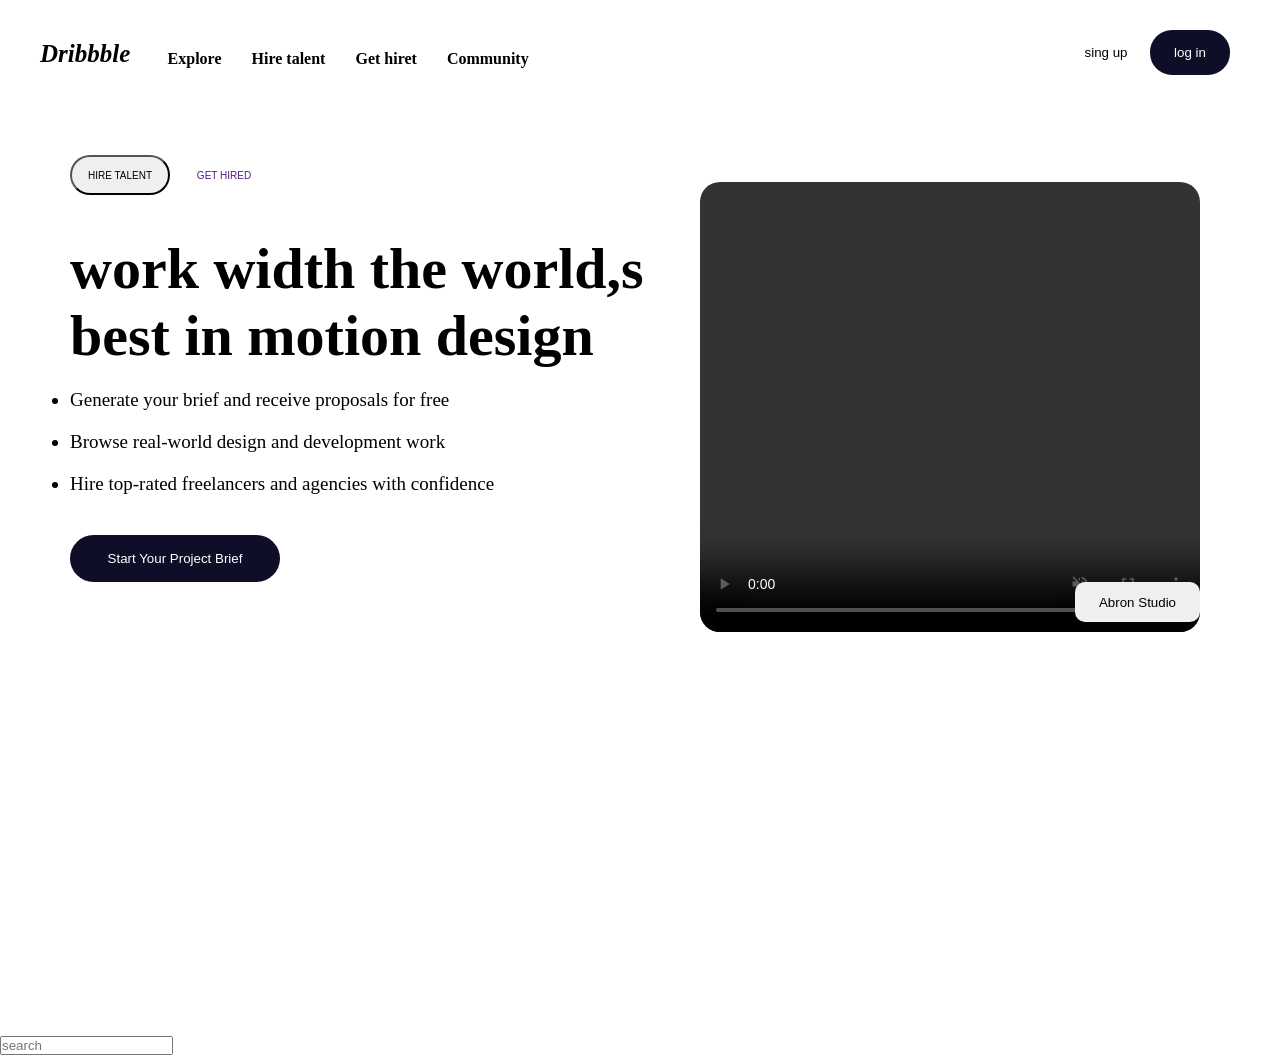
<file: index.html>
<!DOCTYPE html>
<html lang="en">

<head>
    <meta charset="UTF-8">
    <meta name="viewport" content="width=device-width, initial-scale=1.0">
    <link rel="stylesheet" href="./styles.css">
    <title>Document</title>
</head>

<body>
    <nav>
        <div class="navel-contener">
            <div class="navel-content">
                <h1 class="bin">Dribbble</h1>
            </div>
            <div class="pam">
                <div class="pom">
                    <li><a href="">Explore</a></li>
                    <li><a href="">Hire talent</a></li>
                    <li><a href="">Get hiret</a></li>
                    <li><a href="">Community</a></li>
                </div>
            </div>
            <div class="mond">
                <button class="btn1"><a>sing up</a></button>
                <button class="btn2"><a>log in</a></button>
            </div>
        </div>
    </nav>

    <section>
        <div class="rigeon">
            <div class="men">
                <button class="btn5"><a href="">HIRE TALENT</a></button>
                <button class="ban6"><a href="">GET HIRED</a></button>
            </div>
            <div class="forehead">
                <H1 class="ces">work width the world,s</H1>
                <h1 class="ces">best in motion design</h1>
                <ul class="tip">
                    <li class="knee">Generate your brief and receive proposals for free</li>
                    <li class="knee">Browse real-world design and development work</li>
                    <li class="knee">Hire top-rated freelancers and agencies with confidence</li>
                </ul>
                <button class="map"><a href="">Start Your Project Brief</button>
            </div>
    </section>
    <section>
        <div class="urt">
            <!-- <img class="temple" src="./image/photo.jpg" alt=""> -->
            <video class="temple" src="./fd.mp4" autoplay loop muted controls></video>
            <button class="resp"><a href="">Abron Studio</a></button>
        </div>
        <input class="theigh" type="What type of design are you interested in?" placeholder="search">
    </section>

</body>

</html>
</file>
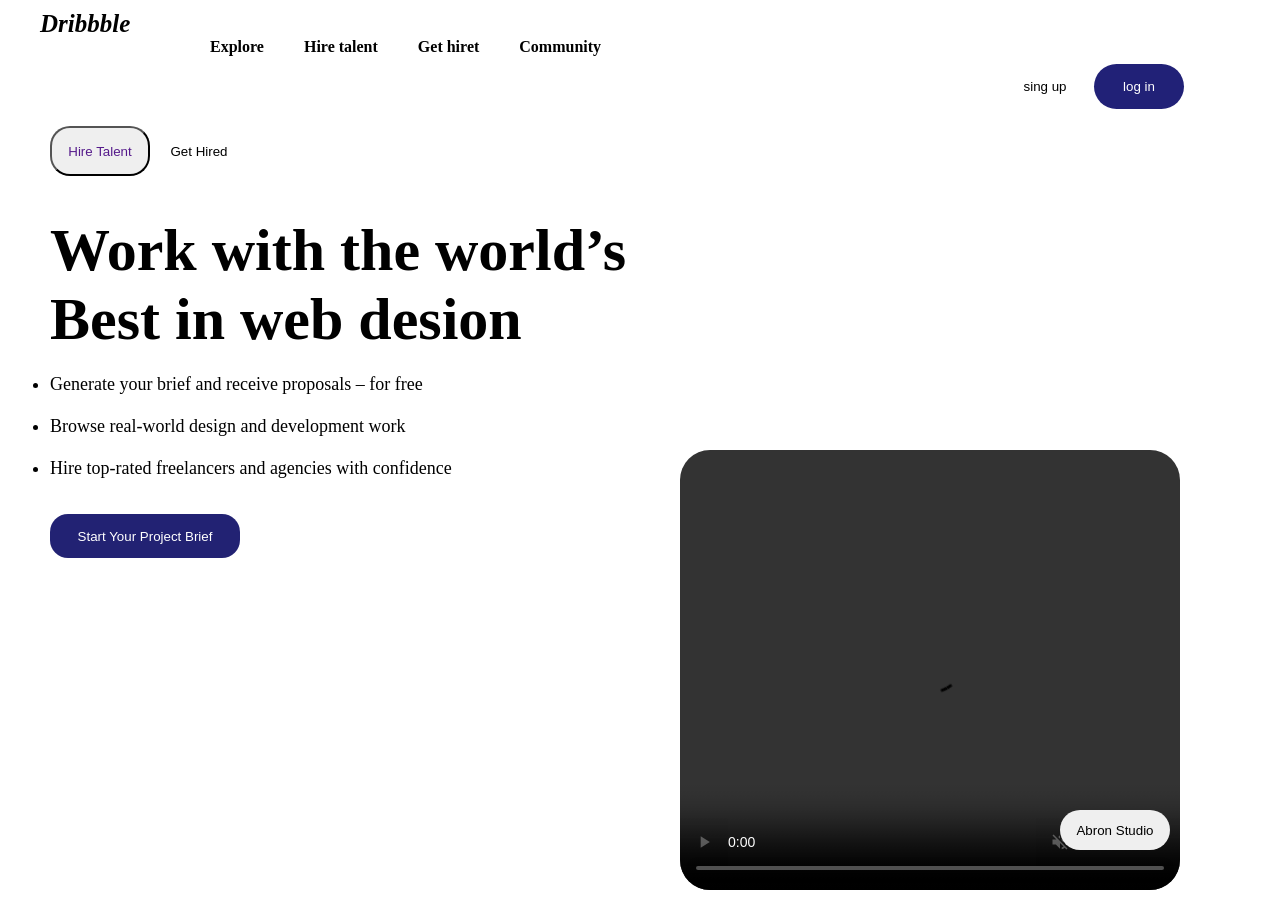
<file: index2.html>
<!DOCTYPE html>
<html lang="en">

<head>
    <meta charset="UTF-8">
    <meta name="viewport" content="width=device-width, initial-scale=1.0">
    <link rel="stylesheet" href="style.css">
    <title>Document</title>
</head>

<body>
    <nav>
        <div class="contener">
            <div class="content">
                <div class="Hiro-content">
                    <h1 class=" vin">Dribbble</h1>
                    <div class="eyelid">
                        <ul>
                            <li><a href="">Explore</a></li>
                            <li><a href="">Hire talent</a></li>
                            <li><a href="">Get hiret</a></li>
                            <li><a href="">Community</a></li>
                        </ul>
                    </div>
                    <div class="guny">
                        <button class="btn1"><a href="">sing up</a></button>
                        <button class="btn2"><a href=""> log in</a></button>
                    </div>
                </div>
            </div>
    </nav>
    <div class="haend">
        <div class="eyeslid">
            <div class="temple">
                <button class="temle1"><a href="">Hire Talent</a></button>
                <button class="temle2"><a href="">Get Hired</a></button>
                <div class="pam">
                    <h1 class="pam1">Work with the world’s</h1>
                    <h1 class="pam2">Best in web desion</h1>
                </div>
                <div class="knee">
                    <ul>
                        <li>Generate your brief and receive proposals – for free</li><br>
                        <li>Browse real-world design and development work</li><br>
                        <li>Hire top-rated freelancers and agencies with confidence</li>
                    </ul>
                </div>
                <button class="conk"><a href="">Start Your Project Brief</a></button>
                <video class=forehead1 src="./bideo3.mp4" autoplay loop muted controls></video>
                <button class="resp"><a href="">Abron Studio</a></button>




            </div>
        </div>
    </div>
</body>

</html>
</file>
<file: styles.css>
* {
    margin: 0;
    padding: 0;
    box-sizing: border-box;
}

.navel-contener {
    display: flex;
    justify-content: space-between;
    padding: 10px;
}

.navel-content {}

.bin {

    font-size: 25px;
    margin-top: 30px;
    margin-left: 30px;
    font-style: italic;
}

.pom {
    display: flex;
    gap: 30px;
    margin-top: 40px;
    list-style-type: none;

}

.pam li a {
    text-decoration: none;
    font-weight: bold;
    color: black;

}


.mond {
    margin-left: 500px;
    margin-top: 20px;
    margin-right: 40px;

}

.btn1 {
    width: 80px;
    height: 45px;
    border-radius: 22px;
    border: none;
    background-color: rgb(255, 255, 255);
    color: black;
}

.btn2 {
    width: 80px;
    height: 45px;
    border-radius: 22px;
    border: none;
    background-color: rgb(14, 14, 40);
    color: white;
}

.men {
    margin-top: 70px;
    margin-left: 70px;
}

.btn5 {
    width: 100px;
    height: 40px;
    border-radius: 20px;
    font-size: 10px;



}

.btn5 a {
    color: rgb(0, 0, 0);
    text-decoration: none;


}

.ban6 {
    width: 100px;
    height: 40px;
    border-radius: 20px;
    border: none;
    font-size: 10px;
    background-color: white;

}

.ban6 a {
    text-decoration: none;

}

.forehead {
    margin-top: 40px;
    margin-left: 70px;
}

.ces {
    font-size: 58px;
}

.knee {
    margin-top: 20px;
    font-size: 19px;
}

.tip li {
    /* list-style-type: 20; */
}

.map {
    width: 210px;
    height: 47px;
    border-radius: 27px;
    background-color: rgb(14, 14, 40);
    border: none;
    margin-top: 40px;
}

.map a {
    text-decoration: none;
    color: white;
}

.navel-content {
    display: flex;
}

.temple {
    position: relative;
    width: 500px;
    height: 450px;
    left: 700px;
    border-radius: 20px;
    bottom: 400px;
}


.resp {
    position: absolute;
    width: 125px;
    height: 40px;
    border-radius: 10px;
    border: none;
    right: 80px;

}

.resp a {
    text-decoration: none;
    color: black;
    border: none;

}

.panyi {
    text-align: center;
}


/* responsiveness mobile view */
@media(max-width:420px) {
    body {
        display: flex;
        flex-direction: column;
        max-width: 100%;
        height: 500px;
        margin: 0;
        padding: 0;
        background-color: rgb(84, 84, 126);
    }

    nav {
        width: 100%;
        height: 60px;
        padding: 0;
        background-color:white;


    }

    .navel-contener {
        display: flex;
        flex-direction: row;

    }

    .navel-content {
        display: flex;
        flex-direction: column;
        font-size: 10px;
    
    }


    .pam li {
        display: none;
    }

    .bin {
        margin-top: 24px;
        margin-right: 20px;
    }

    .mond {
        margin-left: 0px;
    }

    .btn1 {
        width: 50px;
        height: 17px;
        border-radius: 5px;
        font-size: 6px;
        margin-top: 10px;
    }

    .btn2 {
        width: 50px;
        height: 17px;
        border-radius: 5px;
        font-size: 6px;
        margin-right: 30px;
    }

    .men {
        width: 50px;
        height: 30px;
        border-radius: 20px;
        margin-left: 100px;


    }

    .btn5 {
        border-radius: 20px;
        font-size: 8px;

    }

    .ban6 a {
        font-size: 8px;
     font-size: 8px; 

    }

    .forehead {
        margin-top: 90px;
        margin-left: 50px;
    }

    .tip {
        font-size: 20px;
    }

    .ces {
        font-size: 20px;
    }

    .map {
        width: 120px;
        height: 35px;
        border-radius: 15px;
        margin-top: 30px;
        margin-left: 80px;
    }

    .map {
        font-size: 8px;
    }

    .temple {
        position: relative;
        width: 220px;
        height: 120px;
        top: 50px;
        border-radius: 16px;
        left: 80px;
    

    }

    .resp {
        position: relative;
        width: 70px;
        height: 20px;
        border-radius: 10px;
        font-size: 8px;
        top: 70px;
        right: 8px;
    }
    .theith{
        width: 50px;
        height: 40px;
        margin-top: 20px;
    }
}
</file>
<file: style.css>
* {
    padding: 0;
    margin: 0;
    box-sizing: border-box;
}

.contener {
    justify-content: space-between;
    display: flex; 
    padding: 10px;

}

.vin {
    /* margin-top: 20px;  */
    margin-left: 30px;
    font-size: 25px; 
    font-style: italic;
}
 .eyelid ul{
    display: flex; 
     gap: 40px; 
    margin-left:200px; 
    list-style-type: none;

 }
.eyelid li a{
    text-decoration: none;
    font-weight: bold;
    color: black;
}
.guny{
    margin-left: 990px;
}
.btn1{
    width: 90px;
    height: 60px;
    border: none;
    background-color: white;
}
.btn1 a{
        text-decoration: none;
        color: black;
}

.btn2{
    width: 90px;
    height: 45px;
    border-radius: 25px;
    background-color: rgb(33, 33, 119);
    border: none;

}
.btn2 a{
        text-decoration: none;
        color: white;
}
.temple{
   
    margin-left: 50px;
    border-radius: 25px;
    border: none; 
}
.temle1{
     width: 100px;
    height: 50px; 
    border-radius: 20px;
   
}
.temle1 a{
       text-decoration: none;
       
}
.temle2{
     width: 90px;
    height: 38px; 
    border-radius: 20px;
     border: none;
    background-color: white;
  
}
.temle2 a{
      text-decoration: none;
      color: black;
}
.pam{
    margin-top: 40px;
    font-size: 30px;
}
.knee ul{
    margin-top: 20px;
    font-size: 18px;
}
.conk{
    margin-top: 35px;
    width: 190px;
    height: 44px;
    border-radius: 18px;
    border: none;
    background-color: rgb(34, 34, 115);
}
.conk a{
     text-decoration: none;
     color: white;
}
.forehead1{
    position:absolute;
     width: 500px;
    height: 440px;
    left: 680px;
    bottom: 10px;
    border-radius: 30px;
    
}
.resp{
    position:absolute;
    width: 110px;
    height: 40px;
    border-radius: 20px;
    border: none;
    margin-left: 820px;
    bottom: 50px;
   
}
.resp a{
    text-decoration: none;
     color: black;
}
</file>
